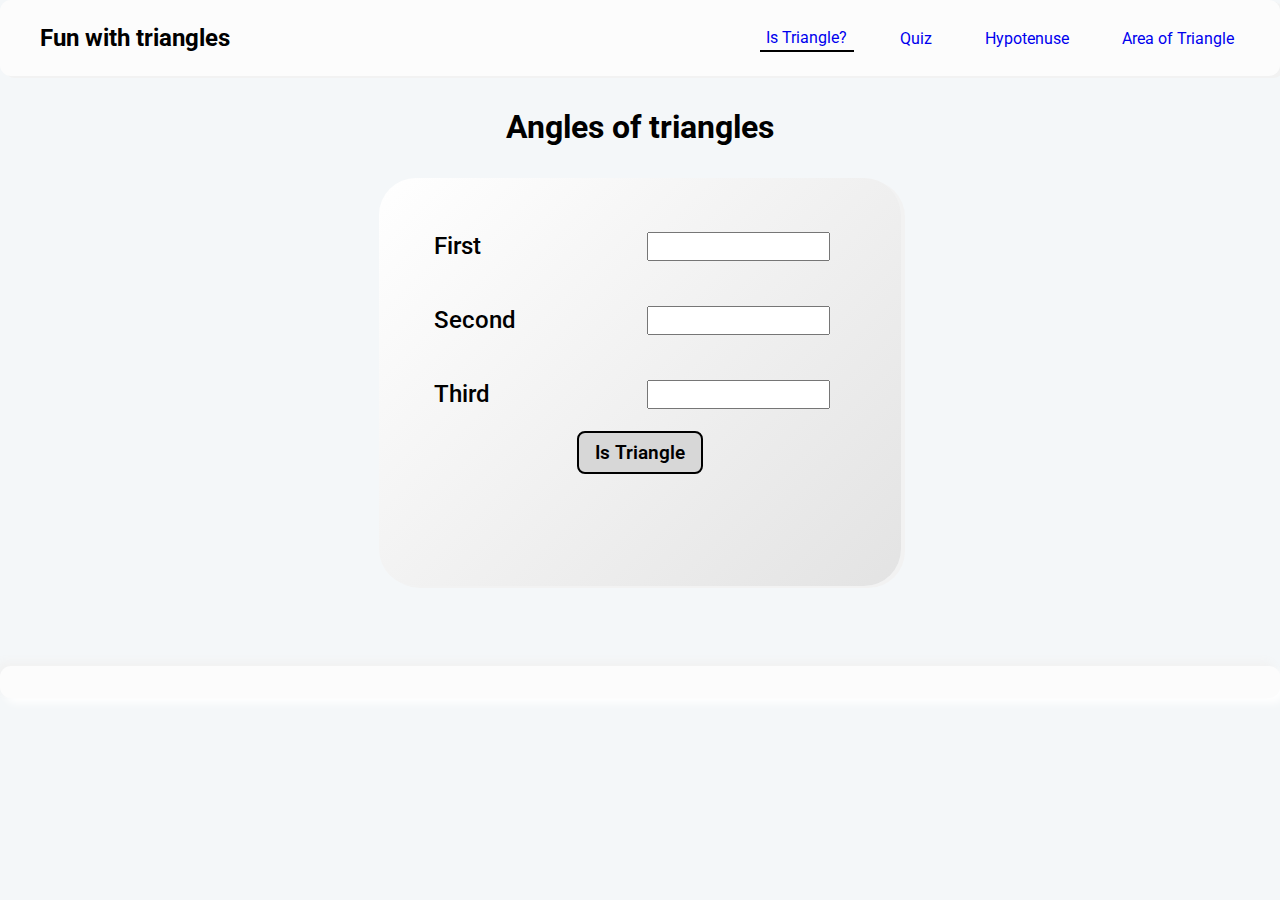
<file: index.html>
<!DOCTYPE html>
<html lang="en">

<head>
    <meta charset="UTF-8">
    <meta http-equiv="X-UA-Compatible" content="IE=edge">
    <meta name="viewport" content="width=device-width, initial-scale=1.0">
    <title>Is Triangle?</title>
    <link rel="stylesheet" href="index.css">
    <link rel="stylesheet" href="https://cdnjs.cloudflare.com/ajax/libs/font-awesome/5.15.3/css/all.min.css"
        integrity="sha512-iBBXm8fW90+nuLcSKlbmrPcLa0OT92xO1BIsZ+ywDWZCvqsWgccV3gFoRBv0z+8dLJgyAHIhR35VZc2oM/gI1w=="
        crossorigin="anonymous" referrerpolicy="no-referrer" />
</head>

<body>
    <div>
        <header>
            <div>
                <h2>Fun with triangles</h2>
            </div>
            <nav>
                <p id="active-tab"><a href="index.html"> Is Triangle?</a></p>
                <p class="nav-item"><a href="quiz.html"> Quiz</a></p>
                <p class="nav-item"><a href="calculateHypotenuse.html">Hypotenuse</a></p>
                <p class="nav-item"><a href="areaOfTriangles.html"> Area of Triangle</a></p>
            </nav>
        </header>
        <h1 class="page-heading">Angles of triangles</h1>
        <main class="contents-items">
            <div class="input-section" id="user-interface-section">
                <div class="content-section">
                    <div class="content-section-part">
                        <label for="user-input">First</label>
                        <div>
                        <input type="number" id="user-input">
                        </div>
                    </div>
                    <div  class="content-section-part">
                        <label for="user-input-2">Second</label>
                        <div>
                            <input type="number" id="user-input-2">
                        </div>
                    </div>
                    <div  class="content-section-part">
                        <label for="user-input-3">Third</label>
                        <div>
                            <input type="number" id="user-input-3">
                        </div>
                    </div>
                </div>
            </div>
            <button id="check-triangle-btn">Is Triangle</button>

            <h2 id="show-output"></h2>
        </main>
        <div>
            <footer>
                <p><a href="https://github.com/ravikumar1002" class="fab fa-github icon-style" target="_blank"></a></p>
                <p><a href="https://www.linkedin.com/in/ravikumar-1002" class="fab fa-linkedin icon-style"
                        target="_blank"></a></p>
                <p><a href="https://twitter.com/kumarravi1002" class="fab fa-twitter-square icon-style"
                        target="_blank"></a></p>
            </footer>
        </div>
        <script src="index.js"></script>
    </div>

</body>

</html>
</file>
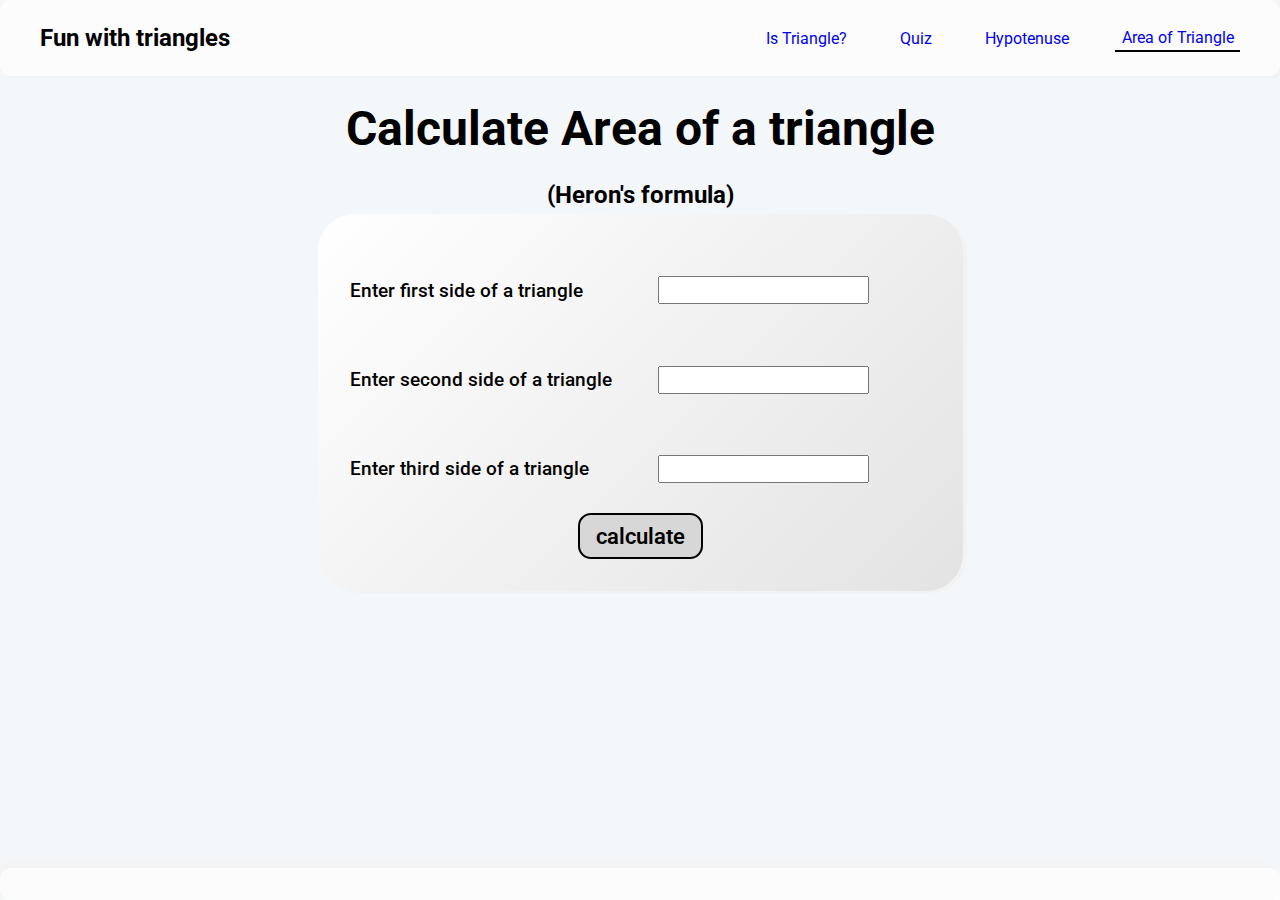
<file: areaOfTriangles.html>
<!DOCTYPE html>
<html lang="en">

<head>
    <meta charset="UTF-8">
    <meta http-equiv="X-UA-Compatible" content="IE=edge">
    <meta name="viewport" content="width=device-width, initial-scale=1.0">
    <title> Area of a triangle</title>
    <link rel="stylesheet" href="areaOfTriangles.css">
    <link rel="stylesheet" href="https://cdnjs.cloudflare.com/ajax/libs/font-awesome/5.15.3/css/all.min.css"
        integrity="sha512-iBBXm8fW90+nuLcSKlbmrPcLa0OT92xO1BIsZ+ywDWZCvqsWgccV3gFoRBv0z+8dLJgyAHIhR35VZc2oM/gI1w=="
        crossorigin="anonymous" referrerpolicy="no-referrer" />
</head>

<body>
    <header>
        <div>
            <h2>Fun with triangles</h2>
        </div>
        <nav>
            <p class="nav-item"><a href="index.html"> Is Triangle?</a></p>
            <p class="nav-item"><a href="quiz.html"> Quiz</a></p>
            <p class="nav-item"><a href="calculateHypotenuse.html">Hypotenuse</a></p>
            <p id="active-tab"><a href="areaOfTriangles.html"> Area of Triangle</a></p>
        </nav>
    </header>
    <div class="page-content">
        <main>

            <h1 class="topic-heading">Calculate Area of a triangle </h1>
            <h2 class="sub-heading">(Heron's formula)</h2>
            <div class="content-area">
                <div class="container" id="user-input">
                    <div id="container-1">
                        <div class="container-1-item">
                            <label for="input-1" id="label">Enter first side of a triangle </label>
                            <div>
                                <input type="number" id="input-1" class="input">
                            </div>
                        </div>

                        <div class="container-1-item">
                            <label for="input-2" id="label">Enter second side of a triangle </label>
                            <div>
                                <input type="number" id="input-2" class="input">
                            </div>
                        </div>
                        <div class="container-1-item">
                            <label for="input-3" id="label">Enter third side of a triangle</label>
                            <div>
                                <input type="number" id="input-3" class="input">
                            </div>
                        </div>
                    </div>
                 
                </div>
                <div class="btn">
                    <button id="calculate"> calculate</button>
                </div>
                <div class="result" id="result-msg">
                    <h2 class="output-msg"></h2>
                </div>
            </div>
        </main>
    </div>




    <div class="footer-div">
        <footer>
            <p><a href="https://github.com/ravikumar1002" class="fab fa-github icon-style" target="_blank"></a></p>
            <p><a href="https://www.linkedin.com/in/ravikumar-1002" class="fab fa-linkedin icon-style"
                    target="_blank"></a></p>
            <p><a href="https://twitter.com/kumarravi1002" class="fab fa-twitter-square icon-style" target="_blank"></a>
            </p>
        </footer>
    </div>
    <script src="areaOfTriangles.js"></script>
</body>

</html>
</file>
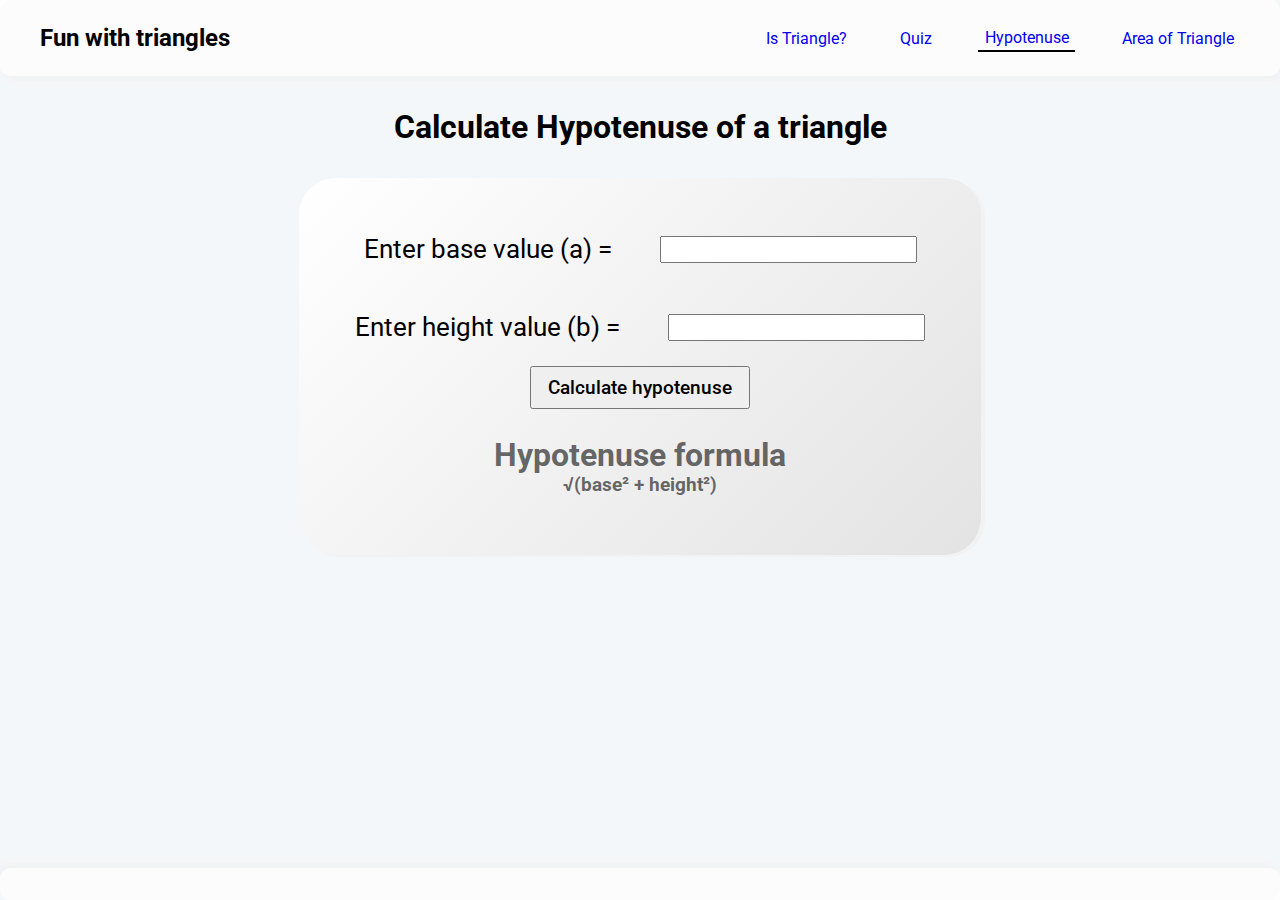
<file: calculateHypotenuse.html>
<!DOCTYPE html>
<html lang="en">

<head>
    <meta charset="UTF-8">
    <meta http-equiv="X-UA-Compatible" content="IE=edge">
    <meta name="viewport" content="width=device-width, initial-scale=1.0">
    <title>Hypotenuse of a triangle</title>
    <link rel="stylesheet" href="calculateHypotenuse.css">
    <link rel="stylesheet" href="https://cdnjs.cloudflare.com/ajax/libs/font-awesome/5.15.3/css/all.min.css"
        integrity="sha512-iBBXm8fW90+nuLcSKlbmrPcLa0OT92xO1BIsZ+ywDWZCvqsWgccV3gFoRBv0z+8dLJgyAHIhR35VZc2oM/gI1w=="
        crossorigin="anonymous" referrerpolicy="no-referrer" />
</head>

<body>
    <header>
        <div>
            <h2>Fun with triangles</h2>
        </div>
        <nav>
            <p class="nav-item"><a href="index.html"> Is Triangle?</a></p>
            <p class="nav-item"><a href="quiz.html"> Quiz</a></p>
            <p id="active-tab"><a href="calculateHypotenuse.html">Hypotenuse</a></p>
            <p class="nav-item"><a href="areaOfTriangles.html"> Area of Triangle</a></p>
        </nav>
    </header>
    <h1 class="page-heading">Calculate Hypotenuse of a triangle</h1>
    <div class="page-content">
        <main class="contents-items">
            <div class="input-values">
                <div class="user-input-section">
                    <label for="base-value" class="label">Enter base value (a) =</label>
                    <div>
                    <input type="number" id="base-value" class="input">
                </div>

                </div>
                <div  class=" class="user-input-section"">
                    <label for="height-value" class="label">Enter height value (b) = </label>
                    <div>
                    <input type="number" id="height-value" class="input" required>
                </div>
                </div>
            </div>

            <button id="Calculate-hypotenuse-btn">Calculate hypotenuse </button>

            <div class="formula-view">
                <h1>Hypotenuse formula</h1>
                <h3> √(base² + height²)</h3>
            </div>
            <h2 class="output-msg"></h2>
        </main>
    </div>
    <div class="footer-div" >
        <footer>
            <p><a href="https://github.com/ravikumar1002" class="fab fa-github icon-style" target="_blank"></a></p>
            <p><a href="https://www.linkedin.com/in/ravikumar-1002" class="fab fa-linkedin icon-style" target="_blank"></a></p>
            <p><a href="https://twitter.com/kumarravi1002" class="fab fa-twitter-square icon-style" target="_blank"></a></p>
        </footer>
    </div>


    <script src="calculateHypotenuse.js"></script>
</body>

</html>
</file>
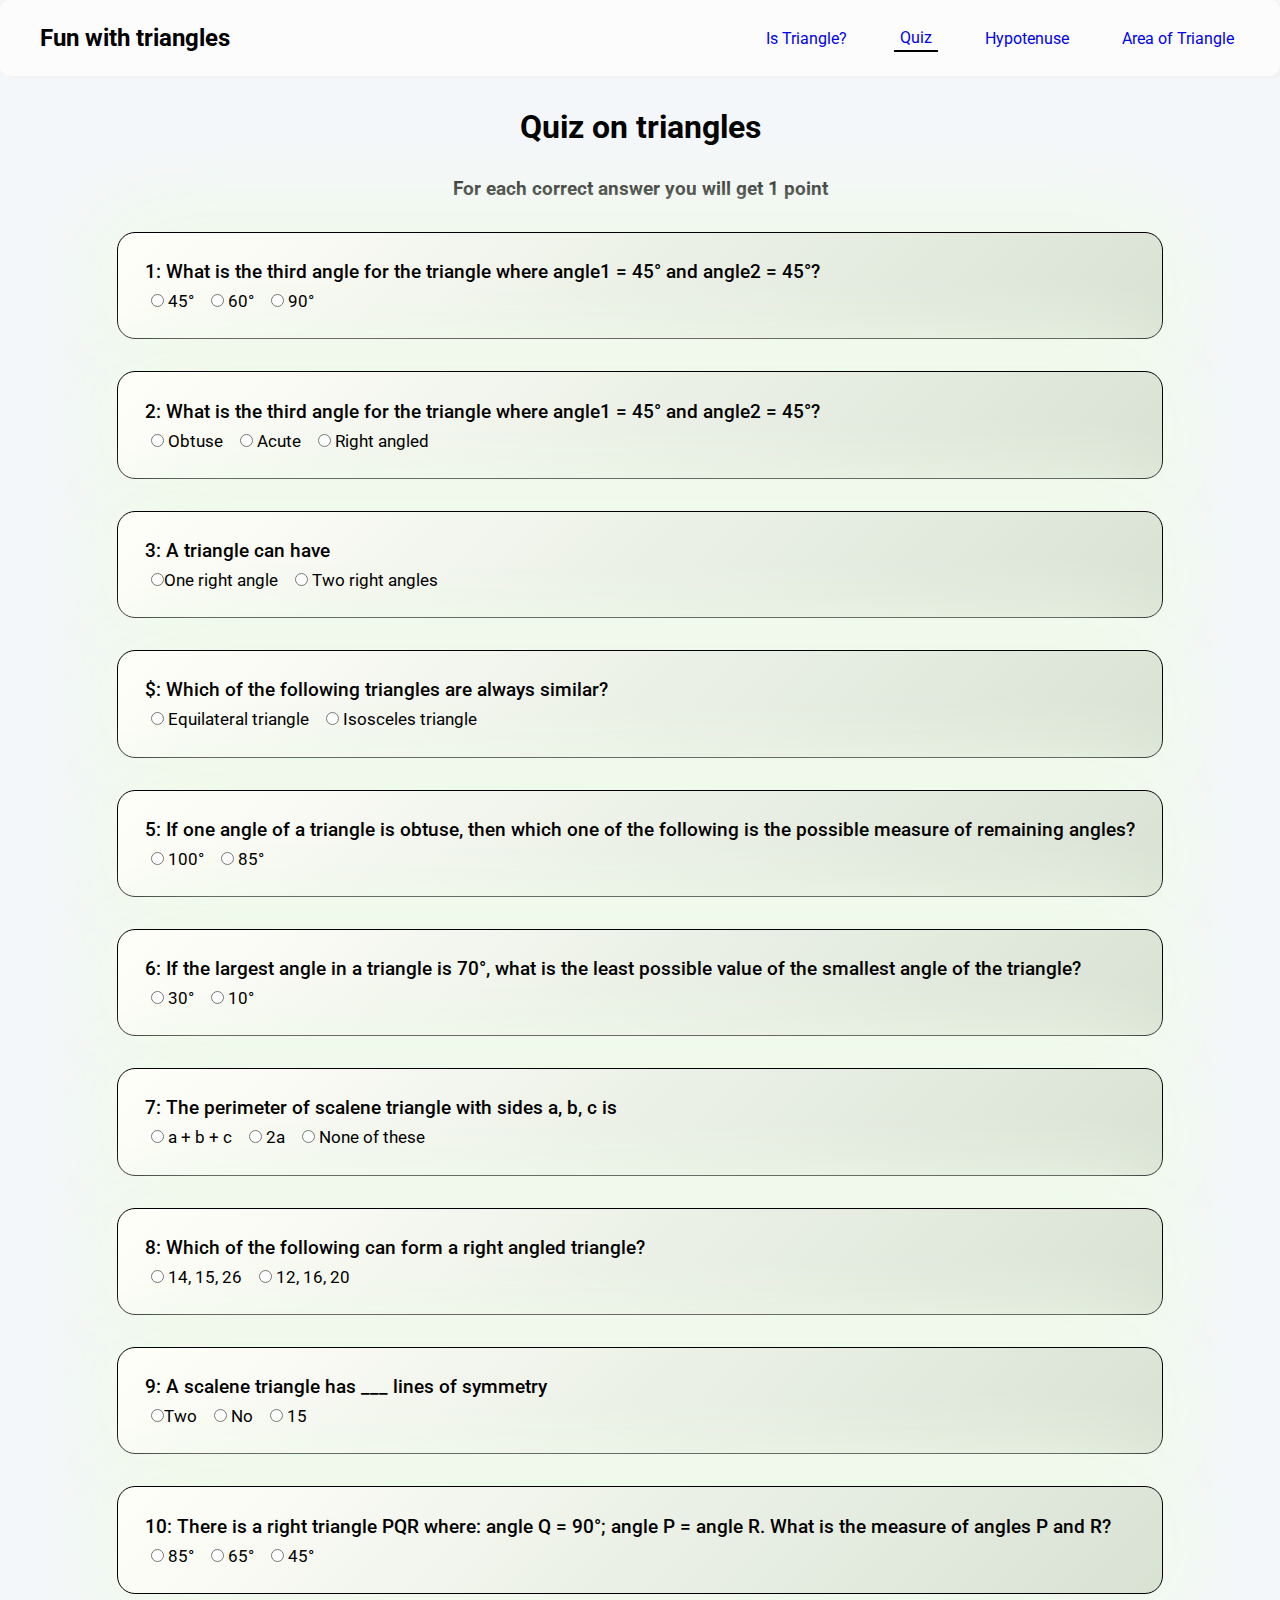
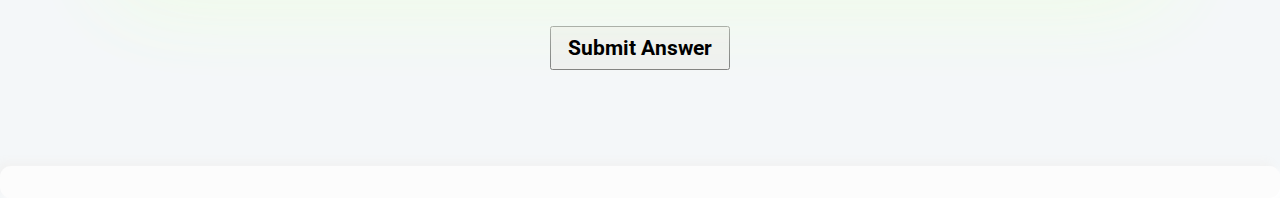
<file: quiz.html>
<!DOCTYPE html>
<html lang="en">

<head>
    <meta charset="UTF-8">
    <meta http-equiv="X-UA-Compatible" content="IE=edge">
    <meta name="viewport" content="width=device-width, initial-scale=1.0">
    <title> Quiz</title>
    <link rel="stylesheet" href="quiz.css">
    <link rel="stylesheet" href="https://cdnjs.cloudflare.com/ajax/libs/font-awesome/5.15.3/css/all.min.css"
        integrity="sha512-iBBXm8fW90+nuLcSKlbmrPcLa0OT92xO1BIsZ+ywDWZCvqsWgccV3gFoRBv0z+8dLJgyAHIhR35VZc2oM/gI1w=="
        crossorigin="anonymous" referrerpolicy="no-referrer" />
</head>

<body>
    <header>
        <div>
            <h2 class="nav-heading">Fun with triangles</h2>
        </div>
        <nav>
            <p class="nav-item"><a href="index.html"> Is Triangle?</a></p>
            <p id="active-tab"><a href="quiz.html"> Quiz</a></p>
            <p class="nav-item"><a href="calculateHypotenuse.html">Hypotenuse</a></p>
            <p class="nav-item"><a href="areaOfTriangles.html"> Area of Triangle</a></p>
        </nav>
    </header>
    <h1 class="topic-heading">Quiz on triangles</h1>
    <h3 class="addtional-heading">For each correct answer you will get 1 point</h3>
   <div class="quiz-question">
    <form class="quiz-form">

        <section class="ques-1">
            <p class="question-1"> 1: What is the third angle for the triangle where angle1 = 45° and angle2 = 45°? </p>
            <label for="q1-option-a"><input type="radio" id="q1-option-a" name="question-one" value="45°"> 45°</label>
            <label for="q1-option-b"><input type="radio" id="q1-option-b" name="question-one" value="60°"> 60°</label>
            <label for="q1-option-c"><input type="radio" id="q1-option-c" name="question-one" value="90°"> 90°</label>
        </section>

        <section class="ques-2">
            <p class="question-2">2: What is the third angle for the triangle where angle1 = 45° and angle2 = 45°? </p>
            <label for="q2-option-a"><input type="radio" id="q2-option-a" name="question-two" value=" obtuse">
                Obtuse</label>
            <label for="q2-option-b"><input type="radio" id="q2-option-b" name="question-two" value="acute">
                Acute</label>
            <label for="q2-option-c"><input type="radio" id="q2-option-c" name="question-two" value="right angled">
                Right angled</label>
        </section>


        <section class="ques-3">
            <p class="question-3">3: A triangle can have </p>
            <label for="q3-option-a"><input type="radio" id="q3-option-a" name="question-three"
                    value="one right angle">One right angle</label>
            <label for="q3-option-b"><input type="radio" id="q3-option-b" name="question-three"
                    value="two right angles"> Two right angles</label>
        </section>
        <section class="ques-4">
            <p class="question-4">$: Which of the following triangles are always similar? </p>
            <label for="q4-option-a"><input type="radio" id="q4-option-a" name="question-four "
                    value="Equilateral triangle"> Equilateral triangle </label>
            <label for="q4-option-b"><input type="radio" id="q4-option-b" name="question-four"
                    value="Isosceles triangle"> Isosceles triangle</label>
        </section>
        <section class="ques-5">
            <p class="question-5">5: If one angle of a triangle is obtuse, then which one of the following is the possible
                measure of remaining angles? </p>
            <label for="q5-option-a"><input type="radio" id="q5-option-a" name="question-five" value="100°">
                100°</label>
            <label for="q5-option-b"><input type="radio" id="q5-option-b" name="question-five" value="85°"> 85°</label>
        </section>
        <section class="ques-6">
            <p class="question-6">6: If the largest angle in a triangle is 70°, what is the least possible value of the
                smallest angle of the triangle? </p>
            <label for="q6-option-a"><input type="radio" id="q6-option-a" name="question-six" value="30°"> 30°</label>
            <label for="q6-option-b"><input type="radio" id="q6-option-b" name="question-six" value="10°"> 10°</label>
        </section>
        <section class="ques-7">
            <p class="question-7">7: The perimeter of scalene triangle with sides a, b, c is</p>
            <label for="q7-option-a"><input type="radio" id="q7-option-a" name="question-seven" value="a + b + c"> a + b
                + c</label>
            <label for="q7-option-b"><input type="radio" id="q7-option-b" name="question-seven" value="2a"> 2a</label>
            <label for="q7-option-c"><input type="radio" id="q7-option-c" name="question-seven" value="None of these">
                None of these </label>

        </section>
        <section class="ques-8">
            <p class="question-8">8: Which of the following can form a right angled triangle? </p>
            <label for="q8-option-a"><input type="radio" id="q8-option-a" name="question-eight" value="14, 15, 26"> 14,
                15, 26</label>
            <label for="q8-option-b"><input type="radio" id="q8-option-b" name="question-eight" value="12, 16, 20"> 12,
                16, 20</label>
        </section>

        <section class="ques-9">
            <p class="question-9">9: A scalene triangle has ___ lines of symmetry</p>
            <label for="q9-option-a"><input type="radio" id="q9-option-a" name="question-nine" value="two">Two</label>
            <label for="q9-option-b"><input type="radio" id="q9-option-b" name="question-nine" value="no"> No</label>
            <label for="q9-option-c"><input type="radio" id="q9-option-c" name="question-nine" value="15"> 15</label>

        </section>

        <section class="ques-10">
            <p class="question-10">10: There is a right triangle PQR where: angle Q = 90°; angle P = angle R. What is the
                measure of angles P and R?</p>
            <label for="q10-option-a"><input type="radio" id="q10-option-a" name="question-ten" value="85°"> 85°</label>
            <label for="q10-option-b"><input type="radio" id="q10-option-b" name="question-ten" value="65°"> 65°</label>
            <label for="q10-option-c"><input type="radio" id="q10-option-c" name="question-ten" value="45°"> 45°</label>

        </section>


    </form>
</div>
    <button id="submit-ans">Submit Answer</button>

    <h2 id="output-msg"></h2>
    <div>
        <footer>
            <p><a href="https://github.com/ravikumar1002" class="fab fa-github icon-style" target="_blank"></a></p>
            <p><a href="https://www.linkedin.com/in/ravikumar-1002" class="fab fa-linkedin icon-style" target="_blank"></a></p>
            <p><a href="https://twitter.com/kumarravi1002" class="fab fa-twitter-square icon-style" target="_blank"></a></p>
        </footer>
    </div>
    <script src="quiz.js"></script>
</body>

</html>
</file>
<file: index.css>
@import url('https://fonts.googleapis.com/css2?family=Roboto:wght@300;400;500;700;900&display=swap');

*{
    margin: 0;
    padding: 0;
    font-family: 'Roboto', sans-serif;
}
a{
    text-decoration: none;
    
}

body{
    background-color: #e3e9ee61;
}

body > div{
    display: flex;
    flex-direction: column;
}

header{
    display: flex;
    justify-content: space-between;
    padding: 1.5rem 2.5rem;
    border-radius: 11px;
background: #fcfcfc;
box-shadow: 4px 2px 0px #f2f2f2;
flex-wrap: wrap;
}

#active-tab{
    padding: 0.2rem 0.4rem;
    border-bottom: 2px solid black;
    
 }
 
 .nav-item{
     padding: 0.2rem 0.4rem;
 }
 
 .nav-item:hover{
     
     border-bottom: 2px solid black;
 }

nav{
    display: flex;
    gap: 2.5rem;
    flex-wrap: wrap;
}

nav > p{
    align-self: center;
}


.page-heading{
    text-align: center;
    margin: 2rem;
}


.contents-items{
    height: auto;
    margin: auto;
    padding: 2rem;
    border-radius: 37px;
    background: linear-gradient(315deg, #e3e3e3, #ffffff);
    box-shadow: 4px 2px 0px #f2f2f2;
    margin-bottom: 3rem;

}

.user-interface-section{
    margin-bottom: 1rem;
}

.content-section-part{
    display: flex;
    width: 100%;
}

label{
    margin: 1.4rem;
    font-size: 1.5rem;
    font-weight: 500; 
    width: 50%;  
}

input{
    margin: 1.4rem;
    font-size: 1.35rem;
    font-weight: 400;  
    padding-left: 0.5rem; 
    width: 70%;  
}

#check-triangle-btn{
    display: flex;
    margin: auto;
    font-size: 1.2rem;
    padding: 0.5rem 1rem;
    font-weight: 600;
    cursor: pointer; 
    border-radius: 8px;
    background: #d7d7d7; 
    border: 2px solid black;
}

#show-output{
    text-align: center;
    padding: 2.5rem 0.5rem ;
    margin: auto;
    font-size: xx-large;
}

footer{
    display: flex;
    gap: 3rem;
    justify-content: center;
    background-color: black;
    width: auto;
    padding: 1rem;
    margin-top: 2rem;
    border-radius: 11px;
    background: #fcfcfc;
    box-shadow:  -5px -5px 9px #f2f2f2,
                 5px 5px 9px #ffffff;
     position: sticky;
     bottom: 0;
}

.icon-style {
    font-size: 35px;
    color: black;
  }
  
@media screen and (max-width: 540px){
    header{
    padding: 1.5rem;
    }
    nav{
        gap: 0.5rem;
        margin-top: 1rem;
    }
    .contents-items{
        padding: 1rem;
        margin: 0.8rem;
    }
}
</file>
<file: areaOfTriangles.css>
@import url('https://fonts.googleapis.com/css2?family=Roboto:wght@300;400;500;700;900&display=swap');

*{
    margin: 0;
    padding: 0;
    font-family: 'Roboto', sans-serif;
}
a{
    text-decoration: none;
    
}

body{
    background-color: #e3e9ee61;
    height: 100vh;
}

header{
    display: flex;
    justify-content: space-between;
    padding: 1.5rem 2.5rem;
    border-radius: 11px;
    background: #fcfcfc;
    box-shadow: 4px 2px 0px #f2f2f2;
    flex-wrap: wrap;
}

#active-tab{
    padding: 0.2rem 0.4rem;
    border-bottom: 2px solid black;
    
 }
 
 .nav-item{
     padding: 0.2rem 0.4rem;
 }
 
 .nav-item:hover{
     
     border-bottom: 2px solid black;
 }

nav{
    display: flex;
    gap: 2.5rem;
}

nav > p{
    align-self: center;
}
.topic-heading{
    text-align: center;
    padding: 1.5rem;
    font-size: 3rem;
}

.sub-heading{
    text-align: center;
    padding-bottom: 0.3rem;
}


main{
    display: flex;
    justify-content: center;
    flex-direction: column;
}

.content-area{
    margin: auto;
    padding: 2rem;
    border-radius: 37px;
    background: linear-gradient(315deg, #e3e3e3, #ffffff);
    box-shadow: 4px 2px 0px #f2f2f2;
    margin-bottom: 4.2rem;

}

.btn, .result , #user-input{
    display: flex;
    justify-content: center;
    align-items: center;
    gap: 5rem;
}


#label{
    font-size: 1.2rem;
    margin: 2.07rem 0;
    width: 50%;
    font-weight: 500;
}

.container-1-item{
    display: flex;
    align-items: center;
    justify-content: space-between;
    gap: 2rem;

}

.input{
    font-size: 1.3rem;
    text-align: left;
    margin: 1rem 0rem;
    padding: 0 0.5rem;
    width: 70%;

} 

button{
    cursor: pointer;
    padding: 0.5rem 1rem;
    font-size: 1.4rem;
    font-weight: 600;
    margin: auto;
    border-radius: 13px;
    background: #d7d7d7;  
    border: 2px solid black;
}

#output-msg{
    margin: auto;
}

#result-msg{
    margin: auto;
}

.footer-div{
    position:sticky;
    bottom: 0;
    top: 100%;
}

footer{
    display: flex;
    gap: 3rem;
    justify-content: center;
    background-color: black;
    width: auto;
    padding: 1rem;
    margin-top: 2rem;
    border-radius: 11px;
    background: #fcfcfc;
    box-shadow:  -5px -5px 9px #f2f2f2,
                 5px 5px 9px #ffffff;

}

.icon-style {
    font-size: 35px;
    color: black;
  }





  @media screen and (max-width: 500px){
   
      nav{
        gap: 1rem;
        margin-top: 1.5rem;
        flex-wrap: wrap;
      }

      .container-1-item{
        flex-direction: column;
        gap: 0.2rem;
      }

      #label{
          width: auto;
          margin: 0;
      }
    
     .input{
        width: auto;
        margin-bottom: 2.5rem;
     }
     .content-area{
         margin: 1.2rem;
     }
  }
</file>
<file: calculateHypotenuse.css>
@import url('https://fonts.googleapis.com/css2?family=Roboto:wght@300;400;500;700;900&display=swap');

*{
    margin: 0;
    padding: 0;
    font-family: 'Roboto', sans-serif;
}
a{
    text-decoration: none;
    
}

body{
    background-color: #e3e9ee61;
    height:  100vh;
}

header{
    display: flex;
    justify-content: space-between;
    flex-wrap: wrap;
    padding: 1.5rem 2.5rem;
    border-radius: 11px;
    background: #fcfcfc;
    box-shadow:  5px 5px 9px #f2f2f2,
             -5px -5px 9px #ffffff;
}

#active-tab{
    padding: 0.2rem 0.4rem;
    border-bottom: 2px solid black;
    
}
 
 .nav-item{
     padding: 0.2rem 0.4rem;
}
 
 .nav-item:hover{
     
     border-bottom: 2px solid black;
}

nav{
    display: flex;
    gap: 2.5rem;
    flex-wrap: wrap;
}

nav > p{
    align-self: center;
}

.page-heading{
    text-align: center;
    margin: 2rem;
}

.page-content{
    width: auto;
    margin: auto;
}

.contents-items{
    height: auto;
    margin: auto;
    padding: 2rem;
    border-radius: 37px;
    background: linear-gradient(315deg, #e3e3e3, #ffffff);
    box-shadow: 4px 2px 0px #f2f2f2;
    width: max-content;
    margin-bottom: 7rem;
}

 
 
 .input-values{
    display: flex;
    justify-content: center;
    align-items: center;
    flex-direction: column;
    /* gap: 2rem; */
} 

.input-values > div{
    display: flex;
    align-items: center;
}

.label{
    margin: 1.5rem;
    font-size: 1.6rem;
}

.input{
    margin: 1.5rem;
    font-size: 1.2rem;
    padding-left: 0.5rem;
} 

#Calculate-hypotenuse-btn{
    display: flex;
    justify-content: center;
    align-items: center;
    padding: 0.5rem 1rem;
    margin: auto;
    font-size: 1.2rem;
    font-weight: 500;
    cursor: pointer;
}

.formula-view{
    text-align: center;
    margin: 1rem;
    padding: 0.7rem;
    color: rgba(31, 30, 30, 0.678);
}

.output-msg{
    text-align: center;
}

.footer-div{
    position:sticky;
    bottom: 0;
    top: 100%;
}



footer{
    display: flex;
    gap: 3rem;
    justify-content: center;
    background-color: black;
    width: auto;
    padding: 1rem;
    margin-top: 2rem;
    border-radius: 11px;
    background: #fcfcfc;
    box-shadow:  -5px -5px 9px #f2f2f2,
                 5px 5px 9px #ffffff;
}

.icon-style {
    font-size: 35px;
    color: black;
}
  


@media screen and (max-width: 565px){
    header{
        padding: 1.5rem 1.5rem;
    }
    nav{
        gap: 0.3rem;
        margin-top: 0.8rem;
    }
    .input-values > div{
        flex-direction: column;
    }

    .contents-items{
        padding: 1rem;
        margin: 1rem;
        width:auto;

    }
    .input{
        margin-bottom: 1.5rem;
    }
    .label{
        margin: 0;
    }
    .user-input-section{
        margin-bottom: 1.2rem;
    }

}
</file>
<file: quiz.css>
@import url('https://fonts.googleapis.com/css2?family=Roboto:wght@300;400;500;700;900&display=swap');

*{
    margin: 0;
    padding: 0;
    font-family: 'Roboto', sans-serif;
}
a{
    text-decoration: none; 
}

body{
    background-color: #e3e9ee61;
}

body > div{  
    display: flex;
    flex-direction: column;
}

header{
    display: flex;
    justify-content: space-between;
    padding: 1.5rem 2.5rem;
    border-radius: 11px;
    background: #fcfcfc;
    box-shadow: 4px 2px 0px #f2f2f2;
    flex-wrap: wrap;

}

#active-tab{
   padding: 0.2rem 0.4rem;
   border-bottom: 2px solid black;
   
}

.nav-item{
    padding: 0.2rem 0.4rem;
}

.nav-item:hover{   
    border-bottom: 2px solid black;
}

nav{
    display: flex;
    gap: 2.5rem;
    flex-wrap: wrap;
}

nav > p{
    align-self: center;
}

.topic-heading{
    text-align: center;
    margin: 2rem;
}

.addtional-heading{
    text-align: center;

}

.quiz-question{
    display: flex;
    justify-content: center;
    align-items: center;
}

section{
    border: 1px solid black;
    margin: 2rem;
    padding: 1.7rem;
    border-radius: 18px;
    background: linear-gradient(315deg, #d8e2d3, #fffffa);
    box-shadow:  -5px -5px 96px #eef8e8,
             5px 5px 96px #f2feec;
}

section > p{
    margin-bottom: 0.5rem;
    font-size: 1.2rem;
    font-weight: 500;
   

}
section > label{
    margin: 0.4rem;
    font-weight: 400;
    font-size: 1.05rem;
}

#submit-ans{
    margin: auto;
    text-align: center;
    display: flex;
    padding: 0.5rem 1rem;
    font-size: 1.3rem;
    font-weight: 700;
    cursor: pointer;
   
}

#output-msg{
    padding: 2rem;
    text-align: center;
    font-size: 2.5rem;
    font-style: italic;
    font-weight: 600
}

footer{
    display: flex;
    gap: 3rem;
    justify-content: center;
    background-color: black;
    width: auto;
    padding: 1rem;
    margin-top: 2rem;
    border-radius: 11px;
    background: #fcfcfc;
    box-shadow:  -5px -5px 9px #f2f2f2,
                 5px 5px 9px #ffffff;
    position: sticky;
    bottom: 0;
}
.icon-style {
    font-size: 35px;
    color: black;
  }
  

  @media screen and (max-width: 665px){
      header{
          padding: 1.5rem;
      }
    nav{
        gap: 0.5rem;
        margin-top: 1.2rem;
    }
  }
</file>
